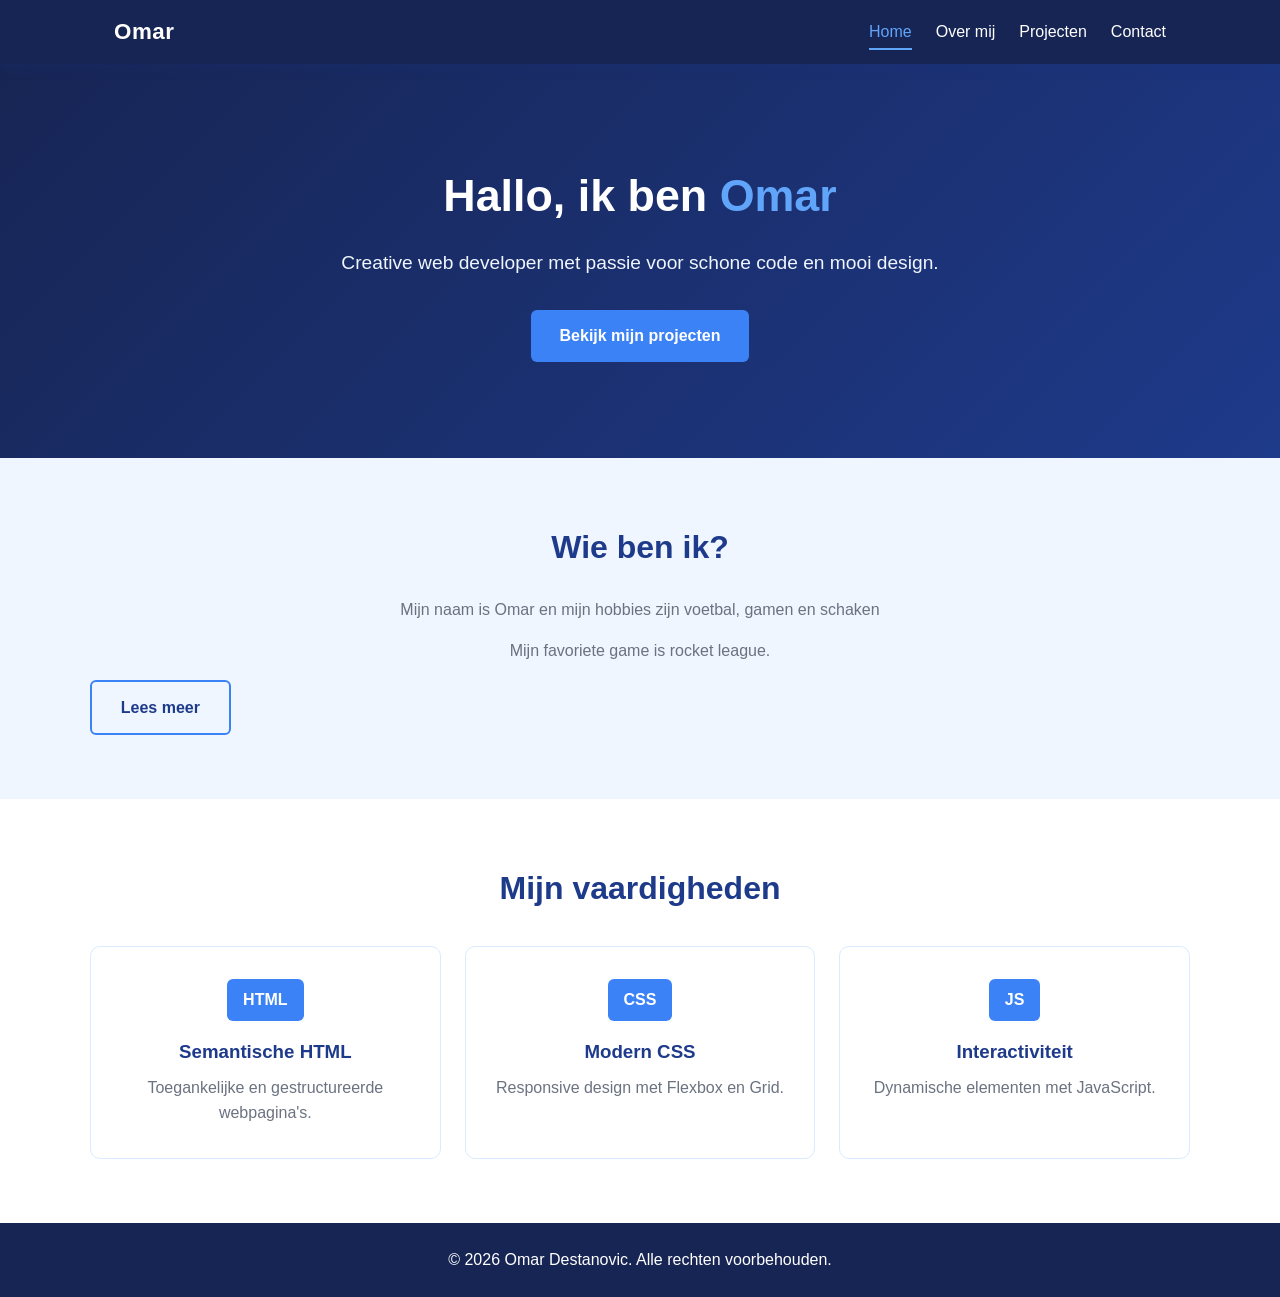
<file: index.html>
<!DOCTYPE html>
<html lang="nl">
<head>
    <meta charset="UTF-8">
    <meta name="viewport" content="width=device-width, initial-scale=1.0">
    <meta name="description" content="Persoonlijke website - portfolio en contact">
    <title>Home | Persoonlijke Website</title>
    <link rel="stylesheet" href="css/style.css">
    <link rel="stylesheet" href="css/responsive.css">
</head>
<body>
    <header class="header">
        <nav class="navbar">
            <a href="index.html" class="logo">Omar</a>
            <button class="menu-toggle" id="menuToggle" aria-label="Menu openen">
                <span></span>
                <span></span>
                <span></span>
            </button>
            <ul class="nav-links" id="navLinks">
                <li><a href="index.html" class="active">Home</a></li>
                <li><a href="pages/over-mij.html">Over mij</a></li>
                <li><a href="pages/projecten.html">Projecten</a></li>
                <li><a href="pages/contact.html">Contact</a></li>
            </ul>
        </nav>
    </header>

    <main>
        <section class="hero">
            <div class="hero-content">
                <h1>Hallo, ik ben <span class="highlight">Omar</span></h1>
                <p class="subtitle">Creative web developer met passie voor schone code en mooi design.</p>
                <a href="pages/projecten.html" class="btn btn-primary">Bekijk mijn projecten</a>
            </div>
        </section>

        <section class="section about-preview">
            <div class="container">
                <h2>Wie ben ik?</h2>
                <p>Mijn naam is Omar en mijn hobbies zijn voetbal, gamen en schaken</p>
                <p>Mijn favoriete game is rocket league.</p>
                <a href="pages/over-mij.html" class="btn btn-secondary">Lees meer</a>
            </div>
        </section>

        <section class="section features">
            <div class="container">
                <h2>Mijn vaardigheden</h2>
                <div class="cards">
                    <article class="card">
                        <div class="card-icon">HTML</div>
                        <h3>Semantische HTML</h3>
                        <p>Toegankelijke en gestructureerde webpagina's.</p>
                    </article>
                    <article class="card">
                        <div class="card-icon">CSS</div>
                        <h3>Modern CSS</h3>
                        <p>Responsive design met Flexbox en Grid.</p>
                    </article>
                    <article class="card">
                        <div class="card-icon">JS</div>
                        <h3>Interactiviteit</h3>
                        <p>Dynamische elementen met JavaScript.</p>
                    </article>
                </div>
            </div>
        </section>
    </main>

    <footer class="footer">
        <p>&copy; 2026 Omar Destanovic. Alle rechten voorbehouden.</p>
    </footer>

    <script src="js/script.js"></script>
</body>
</html>
</file>
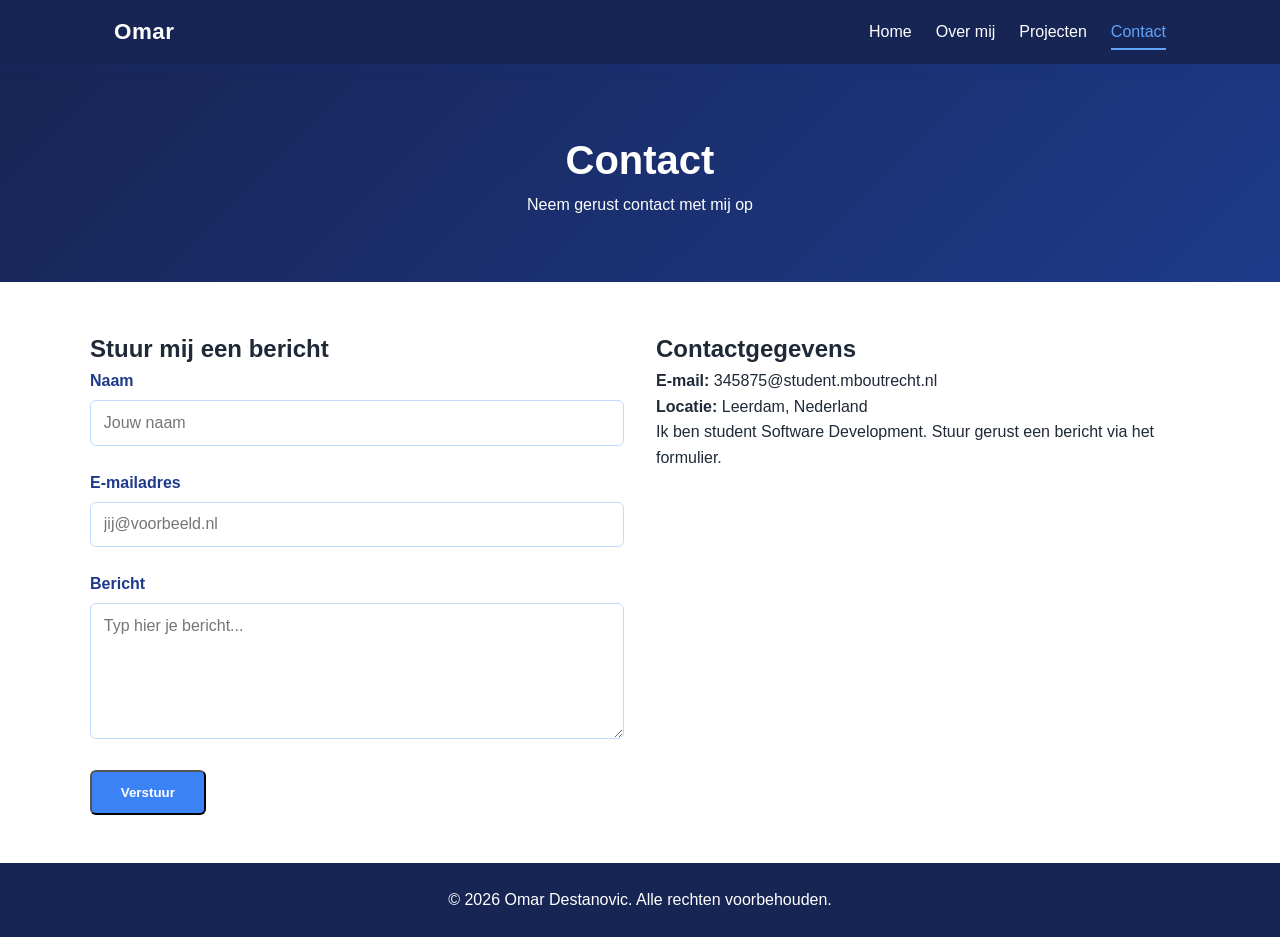
<file: pages/contact.html>
<!DOCTYPE html>
<html lang="nl">
<head>
    <meta charset="UTF-8">
    <meta name="viewport" content="width=device-width, initial-scale=1.0">
    <meta name="description" content="Contact - neem contact op met mij">
    <title>Contact | Persoonlijke Website</title>
    <link rel="stylesheet" href="../css/style.css">
    <link rel="stylesheet" href="../css/responsive.css">
</head>
<body>
    <header class="header">
        <nav class="navbar">
            <a href="../index.html" class="logo">Omar</a>
            <button class="menu-toggle" id="menuToggle" aria-label="Menu openen">
                <span></span>
                <span></span>
                <span></span>
            </button>
            <ul class="nav-links" id="navLinks">
                <li><a href="../index.html">Home</a></li>
                <li><a href="over-mij.html">Over mij</a></li>
                <li><a href="projecten.html">Projecten</a></li>
                <li><a href="contact.html" class="active">Contact</a></li>
            </ul>
        </nav>
    </header>

    <main>
        <section class="page-header">
            <h1>Contact</h1>
            <p>Neem gerust contact met mij op</p>
        </section>

        <section class="page-content">
            <div class="container grid-2">
                <div>
                    <h2>Stuur mij een bericht</h2>
                    <form id="contactForm" novalidate>
                        <div class="form-group">
                            <label for="name">Naam</label>
                            <input type="text" id="name" name="name" placeholder="Jouw naam">
                        </div>
                        <div class="form-group">
                            <label for="email">E-mailadres</label>
                            <input type="email" id="email" name="email" placeholder="jij@voorbeeld.nl">
                        </div>
                        <div class="form-group">
                            <label for="message">Bericht</label>
                            <textarea id="message" name="message" rows="6" placeholder="Typ hier je bericht..."></textarea>
                        </div>
                        <button type="submit" class="btn btn-primary">Verstuur</button>
                    </form>
                </div>

                <div>
                    <h2>Contactgegevens</h2>
                    <p><strong>E-mail:</strong> <a href="mailto:345875@student.mboutrecht.nl">345875@student.mboutrecht.nl</a></p>
                    <p><strong>Locatie:</strong> Leerdam, Nederland</p>
                    <p>Ik ben student Software Development. Stuur gerust een bericht via het formulier.</p>
                </div>
            </div>
        </section>
    </main>

    <footer class="footer">
        <p>&copy; 2026 Omar Destanovic. Alle rechten voorbehouden.</p>
    </footer>

    <script src="../js/script.js"></script>
</body>
</html>
</file>
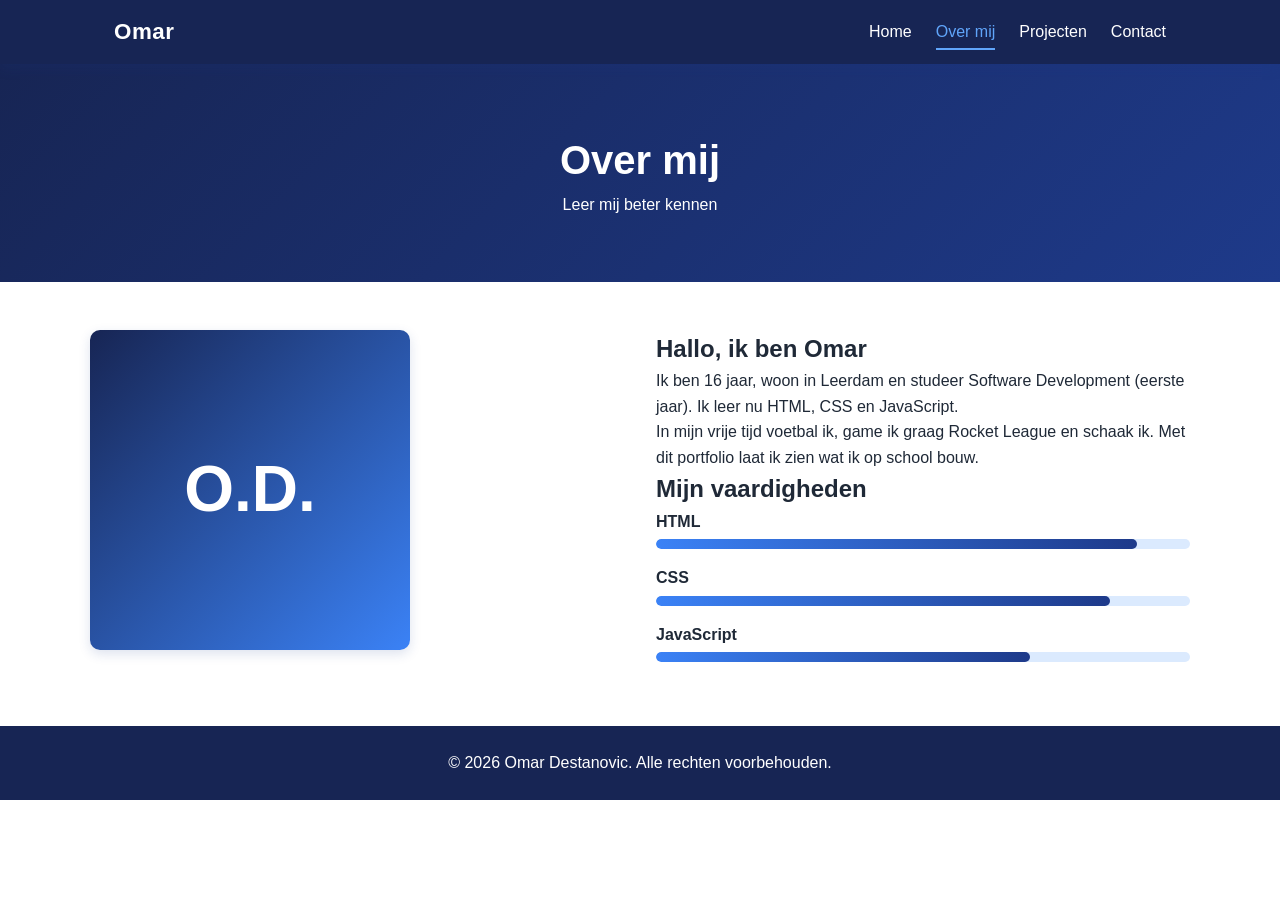
<file: pages/over-mij.html>
<!DOCTYPE html>
<html lang="nl">
<head>
    <meta charset="UTF-8">
    <meta name="viewport" content="width=device-width, initial-scale=1.0">
    <meta name="description" content="Over mij - persoonlijke website">
    <title>Over mij | Persoonlijke Website</title>
    <link rel="stylesheet" href="../css/style.css">
    <link rel="stylesheet" href="../css/responsive.css">
</head>
<body>
    <header class="header">
        <nav class="navbar">
            <a href="../index.html" class="logo">Omar</a>
            <button class="menu-toggle" id="menuToggle" aria-label="Menu openen">
                <span></span>
                <span></span>
                <span></span>
            </button>
            <ul class="nav-links" id="navLinks">
                <li><a href="../index.html">Home</a></li>
                <li><a href="over-mij.html" class="active">Over mij</a></li>
                <li><a href="projecten.html">Projecten</a></li>
                <li><a href="contact.html">Contact</a></li>
            </ul>
        </nav>
    </header>

    <main>
        <section class="page-header">
            <h1>Over mij</h1>
            <p>Leer mij beter kennen</p>
        </section>

        <section class="page-content">
            <div class="container grid-2">
                <div class="avatar-placeholder" role="img" aria-label="Avatar van Omar">O.D.</div>
                <div>
                    <h2>Hallo, ik ben Omar</h2>
                    <p>Ik ben 16 jaar, woon in Leerdam en studeer Software Development (eerste jaar). Ik leer nu HTML, CSS en JavaScript.</p>
                    <p>In mijn vrije tijd voetbal ik, game ik graag Rocket League en schaak ik. Met dit portfolio laat ik zien wat ik op school bouw.</p>

                    <h2>Mijn vaardigheden</h2>
                    <ul class="skills">
                        <li>
                            <span>HTML</span>
                            <div class="progress"><div class="progress-fill" style="width: 90%;"></div></div>
                        </li>
                        <li>
                            <span>CSS</span>
                            <div class="progress"><div class="progress-fill" style="width: 85%;"></div></div>
                        </li>
                        <li>
                            <span>JavaScript</span>
                            <div class="progress"><div class="progress-fill" style="width: 70%;"></div></div>
                        </li>
                    </ul>
                </div>
            </div>
        </section>
    </main>

    <footer class="footer">
        <p>&copy; 2026 Omar Destanovic. Alle rechten voorbehouden.</p>
    </footer>

    <script src="../js/script.js"></script>
</body>
</html>
</file>
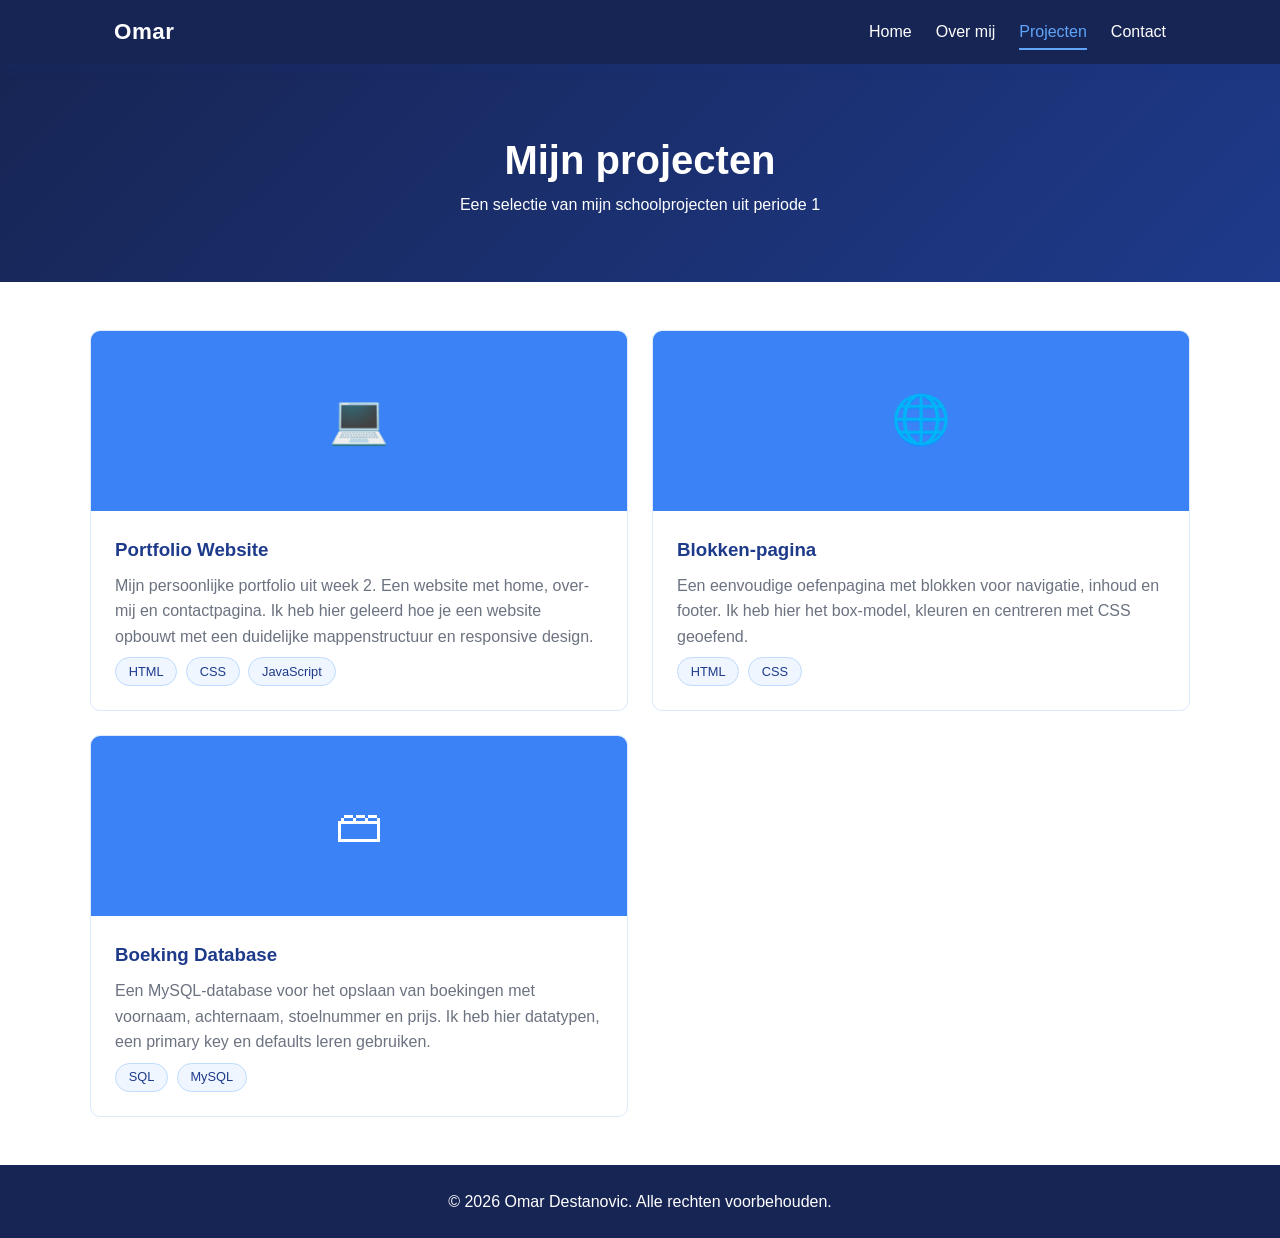
<file: pages/projecten.html>
<!DOCTYPE html>
<html lang="nl">
<head>
    <meta charset="UTF-8">
    <meta name="viewport" content="width=device-width, initial-scale=1.0">
    <meta name="description" content="Projecten - portfolio van mijn werk">
    <title>Projecten | Persoonlijke Website</title>
    <link rel="stylesheet" href="../css/style.css">
    <link rel="stylesheet" href="../css/responsive.css">
</head>
<body>
    <header class="header">
        <nav class="navbar">
            <a href="../index.html" class="logo">Omar</a>
            <button class="menu-toggle" id="menuToggle" aria-label="Menu openen">
                <span></span>
                <span></span>
                <span></span>
            </button>
            <ul class="nav-links" id="navLinks">
                <li><a href="../index.html">Home</a></li>
                <li><a href="over-mij.html">Over mij</a></li>
                <li><a href="projecten.html" class="active">Projecten</a></li>
                <li><a href="contact.html">Contact</a></li>
            </ul>
        </nav>
    </header>

    <main>
        <section class="page-header">
            <h1>Mijn projecten</h1>
            <p>Een selectie van mijn schoolprojecten uit periode 1</p>
        </section>

        <section class="page-content">
            <div class="container">
                <div class="project-grid">
                    <article class="project-card">
                        <div class="project-image">&#128187;</div>
                        <div class="project-body">
                            <h3>Portfolio Website</h3>
                            <p>Mijn persoonlijke portfolio uit week 2. Een website met home, over-mij en contactpagina. Ik heb hier geleerd hoe je een website opbouwt met een duidelijke mappenstructuur en responsive design.</p>
                            <span class="tag">HTML</span>
                            <span class="tag">CSS</span>
                            <span class="tag">JavaScript</span>
                        </div>
                    </article>

                    <article class="project-card">
                        <div class="project-image">&#127760;</div>
                        <div class="project-body">
                            <h3>Blokken-pagina</h3>
                            <p>Een eenvoudige oefenpagina met blokken voor navigatie, inhoud en footer. Ik heb hier het box-model, kleuren en centreren met CSS geoefend.</p>
                            <span class="tag">HTML</span>
                            <span class="tag">CSS</span>
                        </div>
                    </article>

                    <article class="project-card">
                        <div class="project-image">&#128451;</div>
                        <div class="project-body">
                            <h3>Boeking Database</h3>
                            <p>Een MySQL-database voor het opslaan van boekingen met voornaam, achternaam, stoelnummer en prijs. Ik heb hier datatypen, een primary key en defaults leren gebruiken.</p>
                            <span class="tag">SQL</span>
                            <span class="tag">MySQL</span>
                        </div>
                    </article>
                </div>
            </div>
        </section>
    </main>

    <footer class="footer">
        <p>&copy; 2026 Omar Destanovic. Alle rechten voorbehouden.</p>
    </footer>

    <script src="../js/script.js"></script>
</body>
</html>
</file>
<file: css/style.css>
:root {
    --color-primary: #1e3a8a;
    --color-primary-dark: #172554;
    --color-primary-light: #3b82f6;
    --color-accent: #60a5fa;
    --color-bg: #ffffff;
    --color-bg-alt: #eff6ff;
    --color-text: #1f2937;
    --color-text-light: #6b7280;
    --color-white: #ffffff;
    --shadow: 0 4px 12px rgba(30, 58, 138, 0.15);
    --radius: 10px;
}

* {
    margin: 0;
    padding: 0;
    box-sizing: border-box;
}

body {
    font-family: 'Segoe UI', Arial, sans-serif;
    line-height: 1.6;
    color: var(--color-text);
    background-color: var(--color-bg);
}

a {
    text-decoration: none;
    color: inherit;
}

img {
    max-width: 100%;
    display: block;
}

/* ---------- Header & Navigatie ---------- */
.header {
    background-color: var(--color-primary-dark);
    position: sticky;
    top: 0;
    z-index: 100;
    box-shadow: var(--shadow);
}

.navbar {
    max-width: 1100px;
    margin: 0 auto;
    padding: 0 1.5rem;
    display: flex;
    align-items: center;
    justify-content: space-between;
    height: 64px;
}

.logo {
    color: var(--color-white);
    font-size: 1.4rem;
    font-weight: 700;
    letter-spacing: 0.5px;
}

.nav-links {
    list-style: none;
    display: flex;
    gap: 1.5rem;
}

.nav-links a {
    color: var(--color-white);
    padding: 0.5rem 0;
    border-bottom: 2px solid transparent;
    transition: color 0.3s, border-color 0.3s;
}

.nav-links a:hover,
.nav-links a.active {
    color: var(--color-accent);
    border-color: var(--color-accent);
}

.menu-toggle {
    display: none;
    flex-direction: column;
    gap: 5px;
    background: none;
    border: none;
    cursor: pointer;
    padding: 5px;
}

.menu-toggle span {
    width: 25px;
    height: 3px;
    background-color: var(--color-white);
    border-radius: 2px;
    transition: transform 0.3s, opacity 0.3s;
}

/* ---------- Hero ---------- */
.hero {
    background: linear-gradient(135deg, var(--color-primary-dark), var(--color-primary));
    color: var(--color-white);
    text-align: center;
    padding: 6rem 1.5rem;
}

.hero-content h1 {
    font-size: 2.8rem;
    margin-bottom: 1rem;
}

.highlight {
    color: var(--color-accent);
}

.subtitle {
    font-size: 1.2rem;
    max-width: 600px;
    margin: 0 auto 2rem;
    color: var(--color-bg-alt);
}

/* ---------- Secties ---------- */
.section {
    padding: 4rem 1.5rem;
}

.section:nth-of-type(even) {
    background-color: var(--color-bg-alt);
}

.container {
    max-width: 1100px;
    margin: 0 auto;
}

.section h2 {
    font-size: 2rem;
    color: var(--color-primary);
    margin-bottom: 1.5rem;
    text-align: center;
}

.section p {
    margin-bottom: 1rem;
    color: var(--color-text-light);
    max-width: 700px;
    text-align: center;
    margin-left: auto;
    margin-right: auto;
}

/* ---------- Kaarten ---------- */
.cards {
    display: grid;
    grid-template-columns: repeat(3, 1fr);
    gap: 1.5rem;
    margin-top: 2rem;
}

.card {
    background-color: var(--color-bg);
    border: 1px solid #dbeafe;
    border-radius: var(--radius);
    padding: 2rem 1.5rem;
    text-align: center;
    transition: transform 0.3s, box-shadow 0.3s;
}

.card:hover {
    transform: translateY(-5px);
    box-shadow: var(--shadow);
}

.card-icon {
    display: inline-block;
    background-color: var(--color-primary-light);
    color: var(--color-white);
    font-weight: 700;
    padding: 0.5rem 1rem;
    border-radius: 6px;
    margin-bottom: 1rem;
}

.card h3 {
    color: var(--color-primary);
    margin-bottom: 0.5rem;
}

.card p {
    color: var(--color-text-light);
    margin: 0;
}

/* ---------- Knoppen ---------- */
.btn {
    display: inline-block;
    padding: 0.8rem 1.8rem;
    border-radius: 6px;
    font-weight: 600;
    transition: background-color 0.3s, transform 0.3s;
}

.btn-primary {
    background-color: var(--color-primary-light);
    color: var(--color-white);
}

.btn-primary:hover {
    background-color: var(--color-primary);
    transform: translateY(-2px);
}

.btn-secondary {
    background-color: transparent;
    color: var(--color-primary);
    border: 2px solid var(--color-primary-light);
}

.btn-secondary:hover {
    background-color: var(--color-primary-light);
    color: var(--color-white);
}

/* ---------- Pagina layout (over-mij, projecten, contact) ---------- */
.page-header {
    background: linear-gradient(135deg, var(--color-primary-dark), var(--color-primary));
    color: var(--color-white);
    text-align: center;
    padding: 4rem 1.5rem;
}

.page-header h1 {
    font-size: 2.5rem;
}

.page-content {
    padding: 3rem 1.5rem;
}

.grid-2 {
    display: grid;
    grid-template-columns: 1fr 1fr;
    gap: 2rem;
    align-items: start;
}

.grid-2 img {
    border-radius: var(--radius);
    box-shadow: var(--shadow);
}

/* ---------- Vaardighedenbare ---------- */
.skills li {
    margin-bottom: 1rem;
    list-style: none;
}

.skills span {
    display: block;
    font-weight: 600;
    margin-bottom: 0.3rem;
}

.progress {
    background-color: #dbeafe;
    border-radius: 999px;
    height: 10px;
    overflow: hidden;
}

.progress-fill {
    height: 100%;
    background: linear-gradient(90deg, var(--color-primary-light), var(--color-primary));
    border-radius: 999px;
}

/* ---------- Projecten ---------- */
.project-grid {
    display: grid;
    grid-template-columns: repeat(2, 1fr);
    gap: 1.5rem;
}

.project-card {
    background-color: var(--color-bg);
    border: 1px solid #dbeafe;
    border-radius: var(--radius);
    overflow: hidden;
    transition: transform 0.3s, box-shadow 0.3s;
}

.project-card:hover {
    transform: translateY(-5px);
    box-shadow: var(--shadow);
}

.project-image {
    background-color: var(--color-primary-light);
    height: 180px;
    display: flex;
    align-items: center;
    justify-content: center;
    color: var(--color-white);
    font-size: 3rem;
}

.project-body {
    padding: 1.5rem;
}

.project-body h3 {
    color: var(--color-primary);
    margin-bottom: 0.5rem;
}

.project-body p {
    color: var(--color-text-light);
    margin: 0;
}

.project-body .tag {
    display: inline-block;
    background-color: var(--color-bg-alt);
    color: var(--color-primary);
    border: 1px solid #bfdbfe;
    border-radius: 999px;
    font-size: 0.8rem;
    padding: 0.2rem 0.8rem;
    margin: 0.5rem 0.25rem 0 0;
}

/* ---------- Contactformulier ---------- */
.form-group {
    margin-bottom: 1.5rem;
}

.form-group label {
    display: block;
    font-weight: 600;
    margin-bottom: 0.4rem;
    color: var(--color-primary);
}

.form-group input,
.form-group textarea {
    width: 100%;
    padding: 0.8rem;
    border: 1px solid #bfdbfe;
    border-radius: 6px;
    font-family: inherit;
    font-size: 1rem;
    transition: border-color 0.3s;
}

.form-group input:focus,
.form-group textarea:focus {
    outline: none;
    border-color: var(--color-primary-light);
    box-shadow: 0 0 0 3px rgba(59, 130, 246, 0.2);
}

.form-error {
    color: #dc2626;
    font-size: 0.85rem;
    margin-top: 0.3rem;
}

.form-success {
    background-color: #eff6ff;
    border: 1px solid #bfdbfe;
    color: var(--color-primary);
    border-radius: var(--radius);
    padding: 1rem;
    margin-bottom: 1.5rem;
    text-align: center;
}

/* ---------- Footer ---------- */
.footer {
    background-color: var(--color-primary-dark);
    color: var(--color-white);
    text-align: center;
    padding: 1.5rem;
}

/* ---------- Avatar (geen foto nodig) ---------- */
.avatar-placeholder {
    width: 100%;
    aspect-ratio: 1 / 1;
    max-width: 320px;
    border-radius: var(--radius);
    box-shadow: var(--shadow);
    background: linear-gradient(135deg, var(--color-primary-dark), var(--color-primary-light));
    color: var(--color-white);
    display: flex;
    align-items: center;
    justify-content: center;
    font-size: 4rem;
    font-weight: 700;
}

.footer p {
    margin: 0;
}
</file>
<file: css/responsive.css>
/* ---------- Responsive Design ---------- */

@media (max-width: 768px) {
    .menu-toggle {
        display: flex;
    }

    .nav-links {
        position: absolute;
        top: 64px;
        left: 0;
        right: 0;
        background-color: var(--color-primary-dark);
        flex-direction: column;
        align-items: center;
        padding: 1rem 0;
        gap: 0.5rem;
        display: none;
    }

    .nav-links.open {
        display: flex;
    }

    .nav-links a {
        padding: 0.75rem 1.5rem;
        display: block;
    }

    .hero-content h1 {
        font-size: 2rem;
    }

    .cards,
    .grid-2,
    .project-grid {
        grid-template-columns: 1fr;
    }
}

@media (max-width: 1024px) {
    .navbar {
        padding: 0 1rem;
    }
}
</file>
